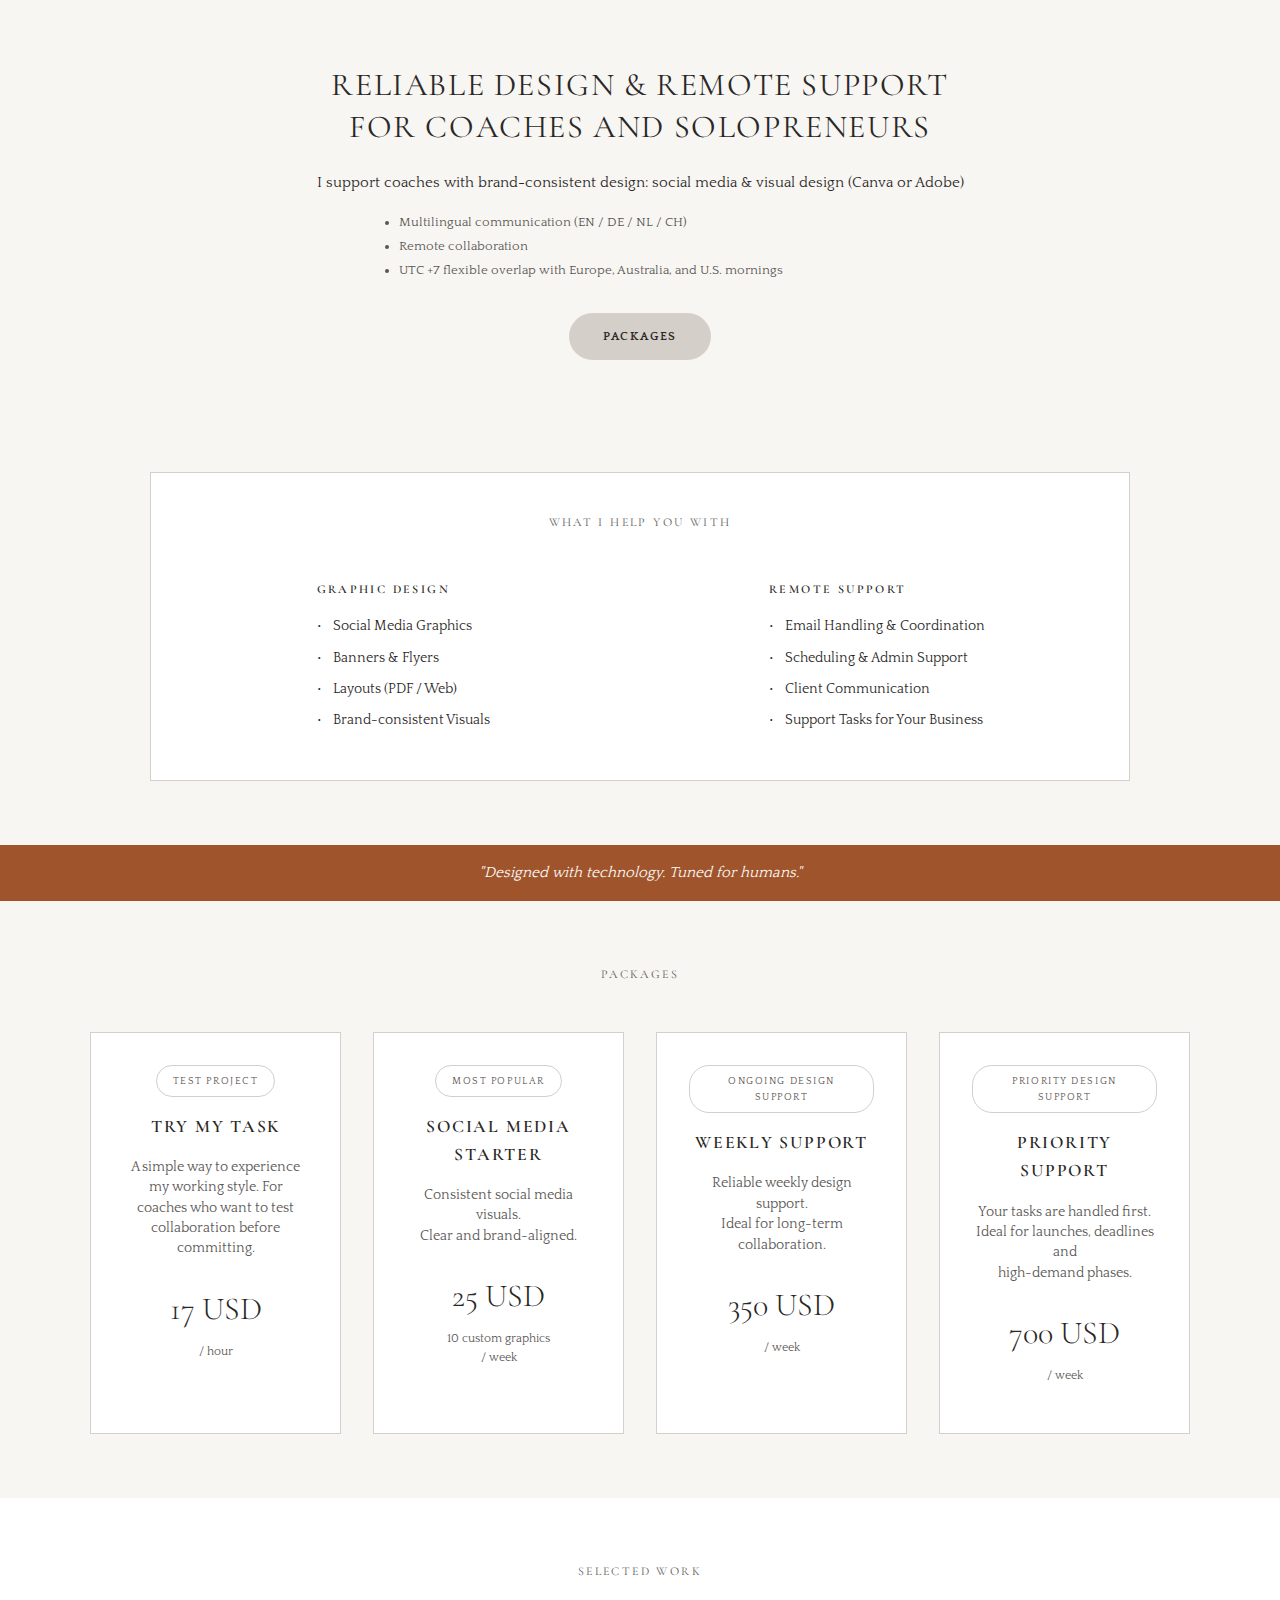
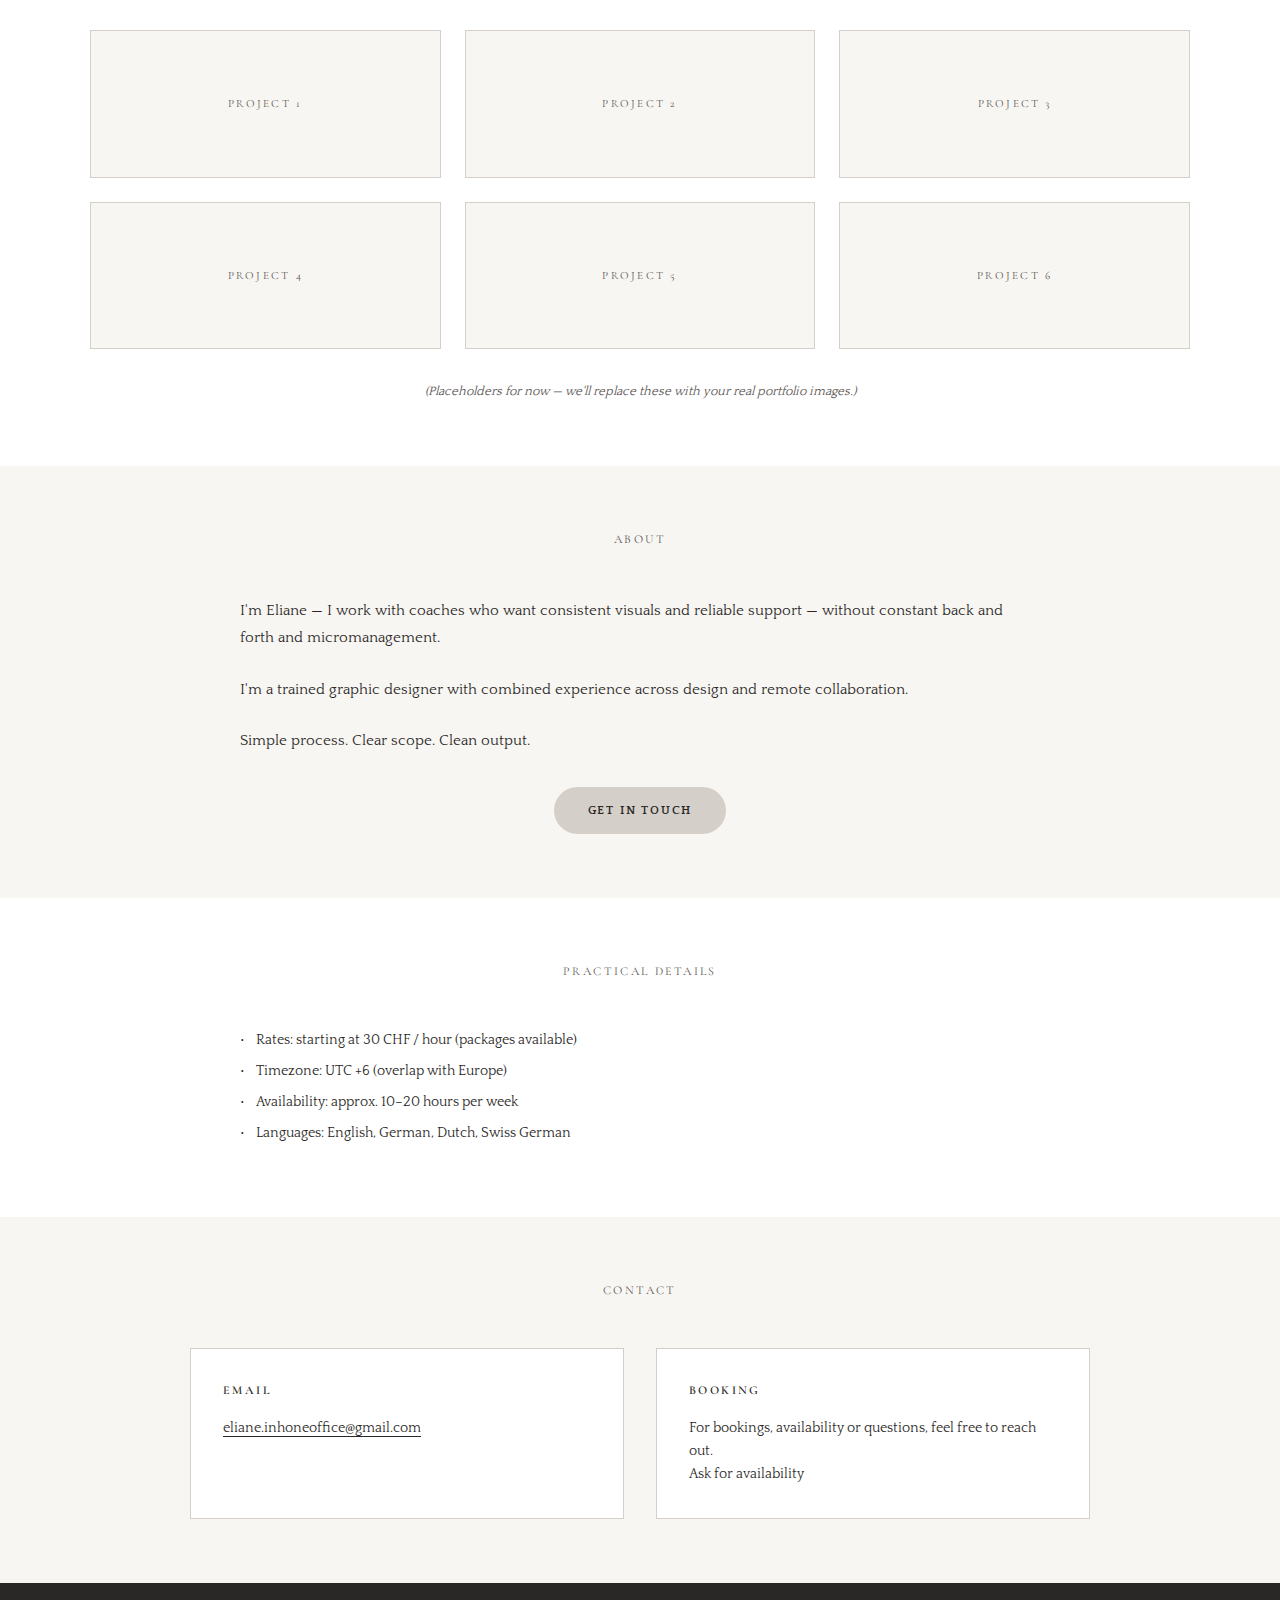
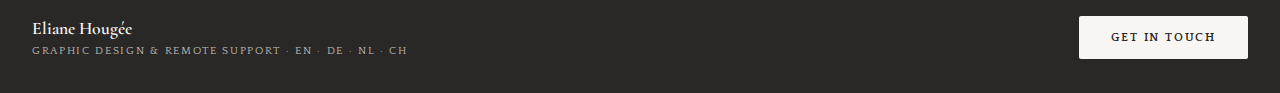
<file: index_bcp.html>
<!DOCTYPE html>
<html lang="en">
<head>
    <meta charset="UTF-8">
    <meta name="viewport" content="width=device-width, initial-scale=1.0">
    <title>Eliane Hougée - Design & Remote Support</title>
    <link rel="preconnect" href="https://fonts.googleapis.com">
    <link rel="preconnect" href="https://fonts.gstatic.com" crossorigin>
    <link href="https://fonts.googleapis.com/css2?family=Cormorant+Garamond:wght@300;400;500;600;700&family=Quattrocento:wght@400;700&display=swap" rel="stylesheet">
    <style>
        * {
            margin: 0;
            padding: 0;
            box-sizing: border-box;
        }

        :root {
            --cream: #f8f6f3;
            --dark: #2a2826;
            --rust: #a0542b;
            --light-rust: #c87a52;
            --border: #d4cfc8;
            --text-gray: #5a5654;
            --h1-size: 2rem;
        }

        body {
            font-family: 'Quattrocento', serif;
            background: var(--cream);
            color: var(--dark);
            line-height: 1.6;
            overflow-x: hidden;
        }

        .container {
            max-width: 1200px;
            margin: 0 auto;
            padding: 0 2rem;
        }

        /* Header Section */
        .hero {
            text-align: center;
            padding: 4rem 2rem 3rem;
            background: var(--cream);
        }

        .subtitle {
            font-family: 'Cormorant Garamond', serif;
            font-size: 0.75rem;
            letter-spacing: 0.2em;
            text-transform: uppercase;
            color: var(--text-gray);
            margin-bottom: 1rem;
            font-weight: 400;
        }

        h1 {
            font-family: 'Cormorant Garamond', serif;
            font-size: var(--h1-size);
            font-weight: 400;
            letter-spacing: 0.05em;
            margin-bottom: 1.5rem;
            line-height: 1.3;
        }

        .hero-description {
            font-size: 0.95rem;
            color: var(--dark);
            margin-bottom: 1rem;
            max-width: 800px;
            margin-left: auto;
            margin-right: auto;
        }

        .hero-meta {
            font-size: 0.8rem;
            color: var(--text-gray);
            margin: 0 auto 2rem;
            list-style: disc;
            list-style-position: outside;
            padding-left: 1.2rem;
            max-width: 520px;
            text-align: left;
        }

        .hero-meta li {
            margin: 0.25rem 0;
        }

        .cta-button {
            display: inline-block;
            padding: 0.75rem 2rem;
            background: var(--border);
            color: var(--dark);
            text-decoration: none;
            text-transform: uppercase;
            letter-spacing: 0.15em;
            font-size: 0.75rem;
            font-weight: 700;
            border-radius: 999px;
            transition: all 0.3s ease;
            border: 2px solid transparent;
        }

        .cta-button:hover {
            background: var(--cream);
            color: var(--dark);
            border-color: var(--dark);
        }

        .tagline {
            background: var(--rust);
            color: var(--cream);
            text-align: center;
            padding: 1rem;
            font-style: italic;
            font-size: 0.95rem;
            margin-top: 0;
        }

        /* Services Section */
        .services {
            padding: 4rem 2rem;
            background: var(--cream);
        }

        .services-card {
            background: white;
            padding: 2.5rem 2rem;
            max-width: 980px;
            margin: 0 auto;
            border: 1px solid var(--border);
        }

        .section-title {
            text-align: center;
            font-family: 'Cormorant Garamond', serif;
            font-size: 0.75rem;
            letter-spacing: 0.2em;
            text-transform: uppercase;
            margin-bottom: 3rem;
            font-weight: 400;
            color: var(--text-gray);
        }

        .services-grid {
            display: grid;
            grid-template-columns: repeat(auto-fit, minmax(280px, 1fr));
            gap: 3rem;
            max-width: 900px;
            margin: 0 auto;
            justify-items: center;
        }

        .service-column {
            text-align: left;
        }

        .service-column h3 {
            font-family: 'Cormorant Garamond', serif;
            font-size: 0.75rem;
            letter-spacing: 0.2em;
            text-transform: uppercase;
            margin-bottom: 1rem;
            font-weight: 600;
        }

        .service-column ul {
            list-style: none;
        }

        .service-column li {
            font-size: 0.9rem;
            margin-bottom: 0.5rem;
            padding-left: 1rem;
            position: relative;
        }

        .service-column li::before {
            content: "•";
            position: absolute;
            left: 0;
        }

        /* Packages Section */
        .packages {
            padding: 4rem 2rem;
            background: var(--cream);
        }

        .packages-grid {
            display: grid;
            grid-template-columns: repeat(auto-fit, minmax(250px, 1fr));
            gap: 2rem;
            max-width: 1100px;
            margin: 0 auto;
        }

        .package-card {
            background: white;
            border: 1px solid var(--border);
            padding: 2rem;
            text-align: center;
            transition: transform 0.3s ease, box-shadow 0.3s ease;
            position: relative;
        }

        .package-card:hover {
            transform: translateY(-5px);
            box-shadow: 0 10px 30px rgba(0,0,0,0.1);
        }

        .package-label {
            font-size: 0.65rem;
            letter-spacing: 0.15em;
            text-transform: uppercase;
            color: var(--text-gray);
            margin-bottom: 1rem;
            border: 1px solid var(--border);
            padding: 0.4rem 1rem;
            display: inline-block;
            border-radius: 20px;
        }

        .package-card h3 {
            font-family: 'Cormorant Garamond', serif;
            font-size: 1.1rem;
            font-weight: 600;
            margin-bottom: 1rem;
            text-transform: uppercase;
            letter-spacing: 0.1em;
        }

        .package-description {
            font-size: 0.85rem;
            color: var(--text-gray);
            margin-bottom: 1.5rem;
            line-height: 1.5;
        }

        .package-price {
            font-family: 'Cormorant Garamond', serif;
            font-size: 2rem;
            font-weight: 300;
            margin-bottom: 0.5rem;
        }

        .package-period {
            font-size: 0.75rem;
            color: var(--text-gray);
            margin-bottom: 1rem;
        }

        .package-note {
            font-size: 0.75rem;
            color: var(--text-gray);
            font-style: italic;
        }

        /* Selected Work Section */
        .work {
            padding: 4rem 2rem;
            background: white;
        }

        .work-grid {
            display: grid;
            grid-template-columns: repeat(auto-fit, minmax(300px, 1fr));
            gap: 1.5rem;
            max-width: 1100px;
            margin: 0 auto;
        }

        .work-item {
            border: 1px solid var(--border);
            padding: 4rem 2rem;
            text-align: center;
            background: var(--cream);
            transition: all 0.3s ease;
        }

        .work-item:hover {
            background: white;
            border-color: var(--rust);
        }

        .work-title {
            font-family: 'Cormorant Garamond', serif;
            font-size: 0.7rem;
            letter-spacing: 0.2em;
            text-transform: uppercase;
            color: var(--text-gray);
        }

        .work-note {
            text-align: center;
            font-size: 0.8rem;
            font-style: italic;
            color: var(--text-gray);
            margin-top: 2rem;
        }

        /* About Section */
        .about {
            padding: 4rem 2rem;
            background: var(--cream);
        }

        .about-content {
            max-width: 800px;
            margin: 0 auto;
        }

        .about-content p {
            margin-bottom: 1.5rem;
            font-size: 0.95rem;
            line-height: 1.8;
        }

        .about-cta {
            text-align: center;
            margin-top: 2rem;
        }

        /* Details Section */
        .details {
            padding: 4rem 2rem;
            background: white;
        }

        .details-content {
            max-width: 800px;
            margin: 0 auto;
        }

        .details-content ul {
            list-style: none;
        }

        .details-content li {
            font-size: 0.9rem;
            margin-bottom: 0.5rem;
            padding-left: 1rem;
            position: relative;
        }

        .details-content li::before {
            content: "•";
            position: absolute;
            left: 0;
        }

        /* Contact Section */
        .contact {
            padding: 4rem 2rem;
            background: var(--cream);
        }

        .contact-grid {
            display: grid;
            grid-template-columns: repeat(auto-fit, minmax(300px, 1fr));
            gap: 2rem;
            max-width: 900px;
            margin: 0 auto;
        }

        .contact-box {
            background: white;
            border: 1px solid var(--border);
            padding: 2rem;
        }

        .contact-box h3 {
            font-family: 'Cormorant Garamond', serif;
            font-size: 0.75rem;
            letter-spacing: 0.2em;
            text-transform: uppercase;
            margin-bottom: 1rem;
            font-weight: 600;
        }

        .contact-box p {
            font-size: 0.9rem;
            line-height: 1.6;
        }

        .email-link {
            color: var(--dark);
            text-decoration: none;
            border-bottom: 1px solid var(--dark);
            transition: color 0.3s ease;
        }

        .email-link:hover {
            color: var(--rust);
            border-bottom-color: var(--rust);
        }

        /* Footer */
        footer {
            background: var(--dark);
            color: var(--cream);
            padding: 2rem;
            display: flex;
            justify-content: space-between;
            align-items: center;
            flex-wrap: wrap;
            gap: 1rem;
        }

        .footer-name {
            font-family: 'Cormorant Garamond', serif;
            font-size: 1.1rem;
            font-weight: 600;
        }

        .footer-tagline {
            font-size: 0.7rem;
            text-transform: uppercase;
            letter-spacing: 0.15em;
            color: rgba(248, 246, 243, 0.7);
        }

        .footer-cta {
            background: var(--cream);
            color: var(--dark);
            padding: 0.75rem 2rem;
            text-decoration: none;
            text-transform: uppercase;
            letter-spacing: 0.15em;
            font-size: 0.75rem;
            font-weight: 700;
            border-radius: 2px;
            transition: all 0.3s ease;
        }

        .footer-cta:hover {
            background: var(--rust);
            color: var(--cream);
        }

        @media (max-width: 768px) {
            .services-grid {
                grid-template-columns: 1fr;
            }

            .packages-grid {
                grid-template-columns: 1fr;
            }

            footer {
                flex-direction: column;
                text-align: center;
            }
        }

        /* Animations */
        @keyframes fadeInUp {
            from {
                opacity: 0;
                transform: translateY(30px);
            }
            to {
                opacity: 1;
                transform: translateY(0);
            }
        }

        .hero, .services, .packages, .work, .about, .details, .contact {
            animation: fadeInUp 0.8s ease-out;
        }
    </style>
</head>
<body>
    <!-- Hero Section -->
    <section class="hero">
        <div class="container">
            <!-- <p class="subtitle">Reliable Design & Remote Support for Coaches and Solopreneurs</p> -->
            <h1>RELIABLE DESIGN & REMOTE SUPPORT<br>FOR COACHES AND SOLOPRENEURS</h1>
            <p class="hero-description">I support coaches with brand-consistent design: social media & visual design (Canva or Adobe)</p>
            <ul class="hero-meta">
                <li>Multilingual communication (EN / DE / NL / CH)</li>
                <li>Remote collaboration</li>
                <li>UTC +7 flexible overlap with Europe, Australia, and U.S. mornings</li>
            </ul>
            <a href="#packages" class="cta-button">Packages</a>
        </div>
    </section>



    <!-- Services Section -->
    <section class="services">
        <div class="container">
            <div class="services-card">
                <h2 class="section-title">What I Help You With</h2>
                <div class="services-grid">
                    <div class="service-column">
                        <h3>Graphic Design</h3>
                        <ul>
                            <li>Social Media Graphics</li>
                            <li>Banners & Flyers</li>
                            <li>Layouts (PDF / Web)</li>
                            <li>Brand-consistent Visuals</li>
                        </ul>
                    </div>
                    <div class="service-column">
                        <h3>Remote Support</h3>
                        <ul>
                            <li>Email Handling & Coordination</li>
                            <li>Scheduling & Admin Support</li>
                            <li>Client Communication</li>
                            <li>Support Tasks for Your Business</li>
                        </ul>
                    </div>
                </div>
            </div>
        </div>
    </section>
<div class="tagline">
      <em>"Designed with technology. Tuned for humans."</em>
  </div>
    <!-- Packages Section -->
    <section class="packages" id="packages">
        <div class="container">
            <h2 class="section-title">Packages</h2>
            <div class="packages-grid">
                <div class="package-card">
                    <span class="package-label">Test Project</span>
                    <h3>Try My Task</h3>
                    <p class="package-description">A simple way to experience my working style. For coaches who want to test collaboration before committing.</p>
                    <div class="package-price">17 USD</div>
                    <div class="package-period">/ hour</div>
                </div>

                <div class="package-card">
                    <span class="package-label">Most Popular</span>
                    <h3>Social Media Starter</h3>
                    <p class="package-description">Consistent social media visuals.<br>Clear and brand-aligned.</p>
                    <div class="package-price">25 USD</div>
                    <div class="package-period">10 custom graphics<br>/ week</div>
                </div>

                <div class="package-card">
                    <span class="package-label">Ongoing Design Support</span>
                    <h3>Weekly Support</h3>
                    <p class="package-description">Reliable weekly design support.<br>Ideal for long-term collaboration.</p>
                    <div class="package-price">350 USD</div>
                    <div class="package-period">/ week</div>
                </div>

                <div class="package-card">
                    <span class="package-label">Priority Design Support</span>
                    <h3>Priority Support</h3>
                    <p class="package-description">Your tasks are handled first.<br>Ideal for launches, deadlines and<br>high-demand phases.</p>
                    <div class="package-price">700 USD</div>
                    <div class="package-period">/ week</div>
                </div>
            </div>
        </div>
    </section>

    <!-- Selected Work Section -->
    <section class="work">
        <div class="container">
            <h2 class="section-title">Selected Work</h2>
            <div class="work-grid">
                <div class="work-item">
                    <p class="work-title">Project 1</p>
                </div>
                <div class="work-item">
                    <p class="work-title">Project 2</p>
                </div>
                <div class="work-item">
                    <p class="work-title">Project 3</p>
                </div>
                <div class="work-item">
                    <p class="work-title">Project 4</p>
                </div>
                <div class="work-item">
                    <p class="work-title">Project 5</p>
                </div>
                <div class="work-item">
                    <p class="work-title">Project 6</p>
                </div>
            </div>
            <p class="work-note">(Placeholders for now — we'll replace these with your real portfolio images.)</p>
        </div>
    </section>

    <!-- About Section -->
    <section class="about">
        <div class="container">
            <h2 class="section-title">About</h2>
            <div class="about-content">
                <p>I'm Eliane — I work with coaches who want consistent visuals and reliable support — without constant back and forth and micromanagement.</p>
                <p>I'm a trained graphic designer with combined experience across design and remote collaboration.</p>
                <p>Simple process. Clear scope. Clean output.</p>
                <div class="about-cta">
                    <a href="#contact" class="cta-button">Get in Touch</a>
                </div>
            </div>
        </div>
    </section>

    <!-- Practical Details Section -->
    <section class="details">
        <div class="container">
            <h2 class="section-title">Practical Details</h2>
            <div class="details-content">
                <ul>
                    <li>Rates: starting at 30 CHF / hour (packages available)</li>
                    <li>Timezone: UTC +6 (overlap with Europe)</li>
                    <li>Availability: approx. 10–20 hours per week</li>
                    <li>Languages: English, German, Dutch, Swiss German</li>
                </ul>
            </div>
        </div>
    </section>

    <!-- Contact Section -->
    <section class="contact" id="contact">
        <div class="container">
            <h2 class="section-title">Contact</h2>
            <div class="contact-grid">
                <div class="contact-box">
                    <h3>Email</h3>
                    <p><a href="mailto:eliane.inhoneoffice@gmail.com" class="email-link">eliane.inhoneoffice@gmail.com</a></p>
                </div>
                <div class="contact-box">
                    <h3>Booking</h3>
                    <p>For bookings, availability or questions, feel free to reach out.</p>
                    <p>Ask for availability</p>
                </div>
            </div>
        </div>
    </section>

    <!-- Footer -->
    <footer>
        <div>
            <div class="footer-name">Eliane Hougée</div>
            <div class="footer-tagline">Graphic Design & Remote Support · EN · DE · NL · CH</div>
        </div>
        <a href="#contact" class="footer-cta">Get in Touch</a>
    </footer>
</body>
</html>
</file>
